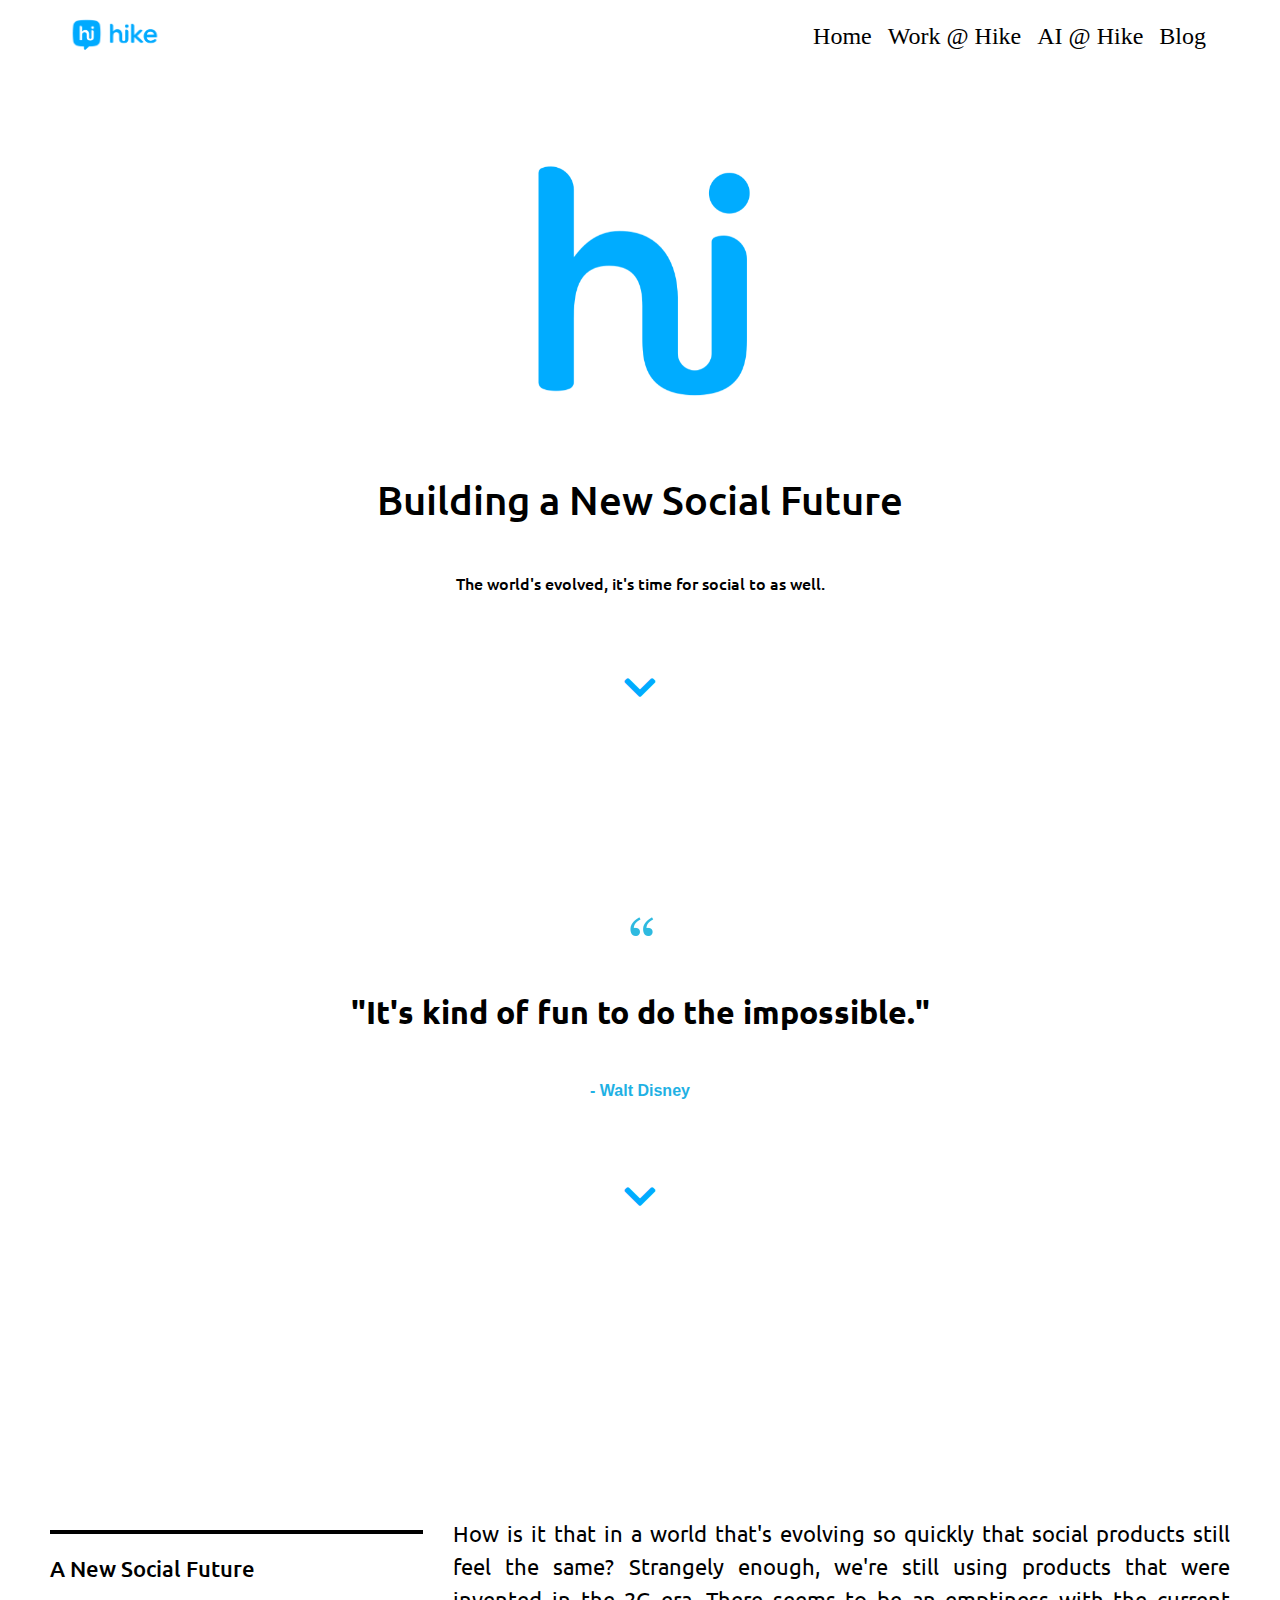
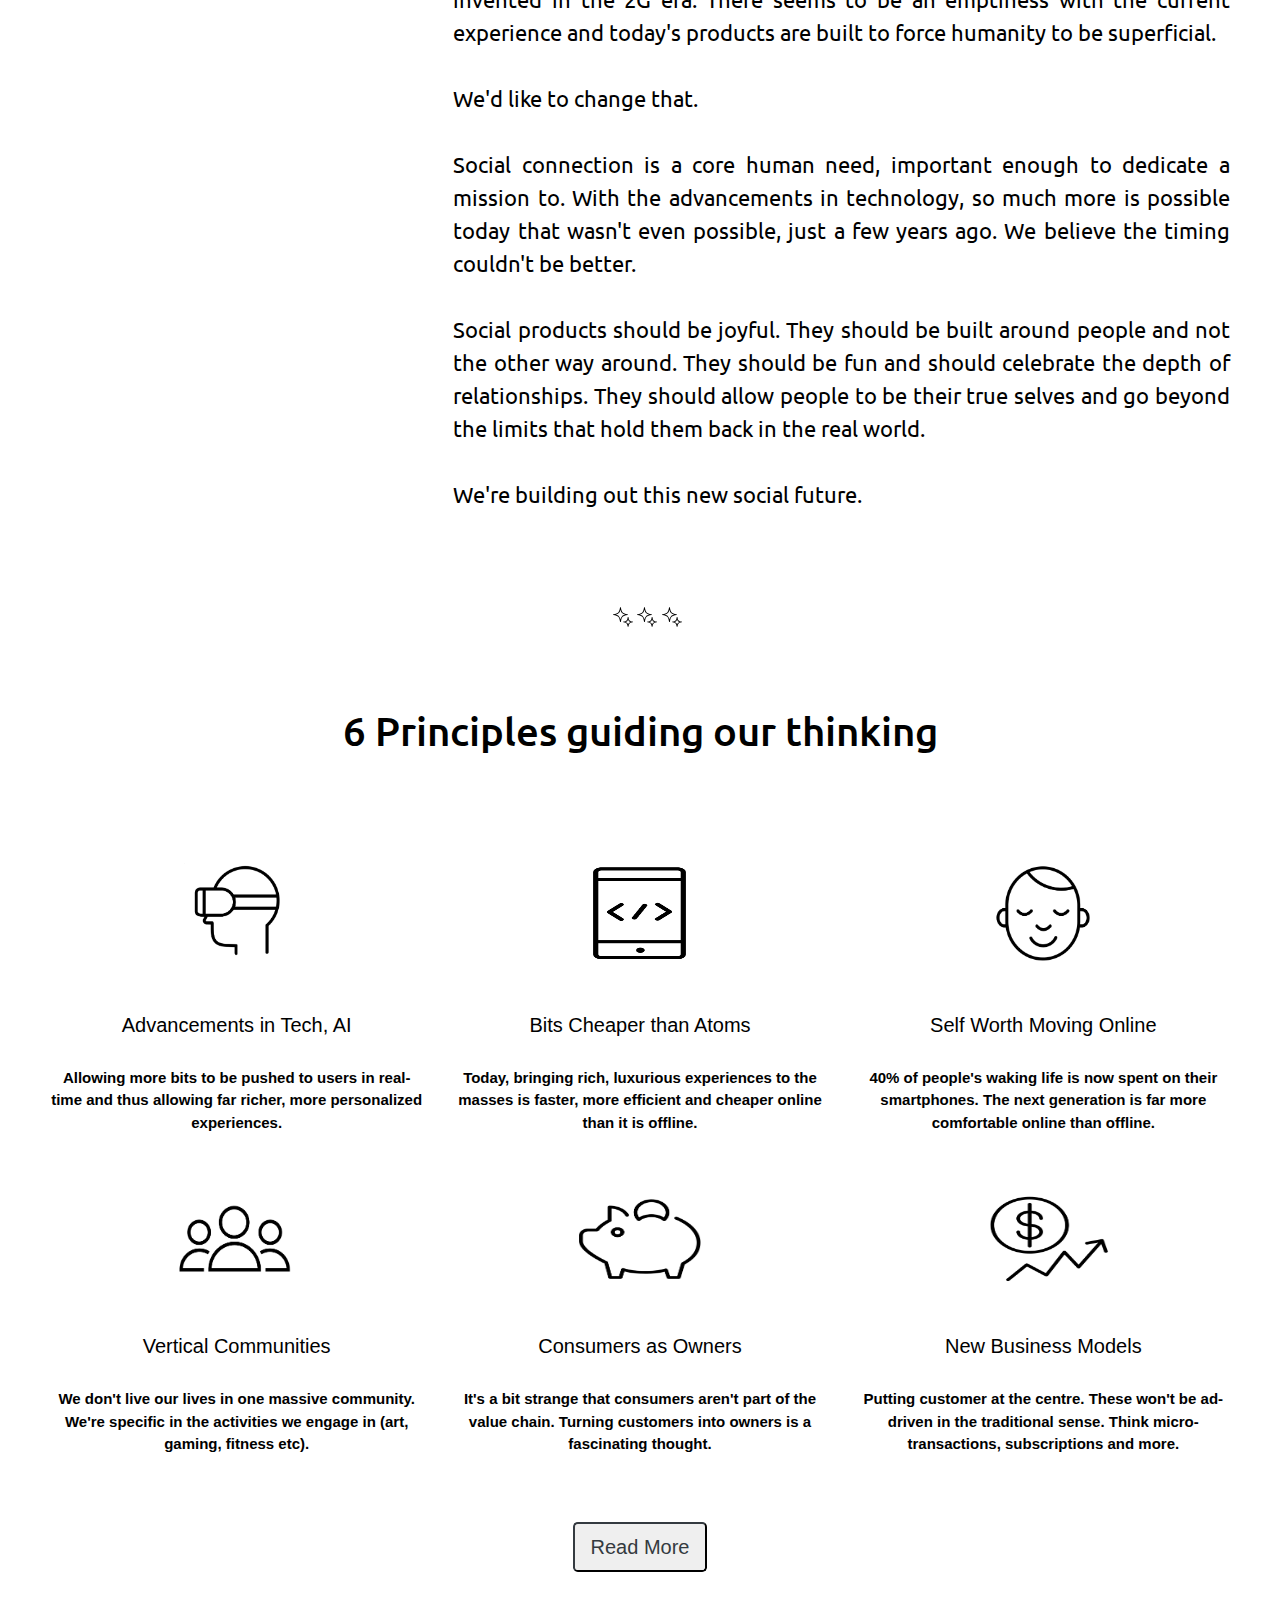
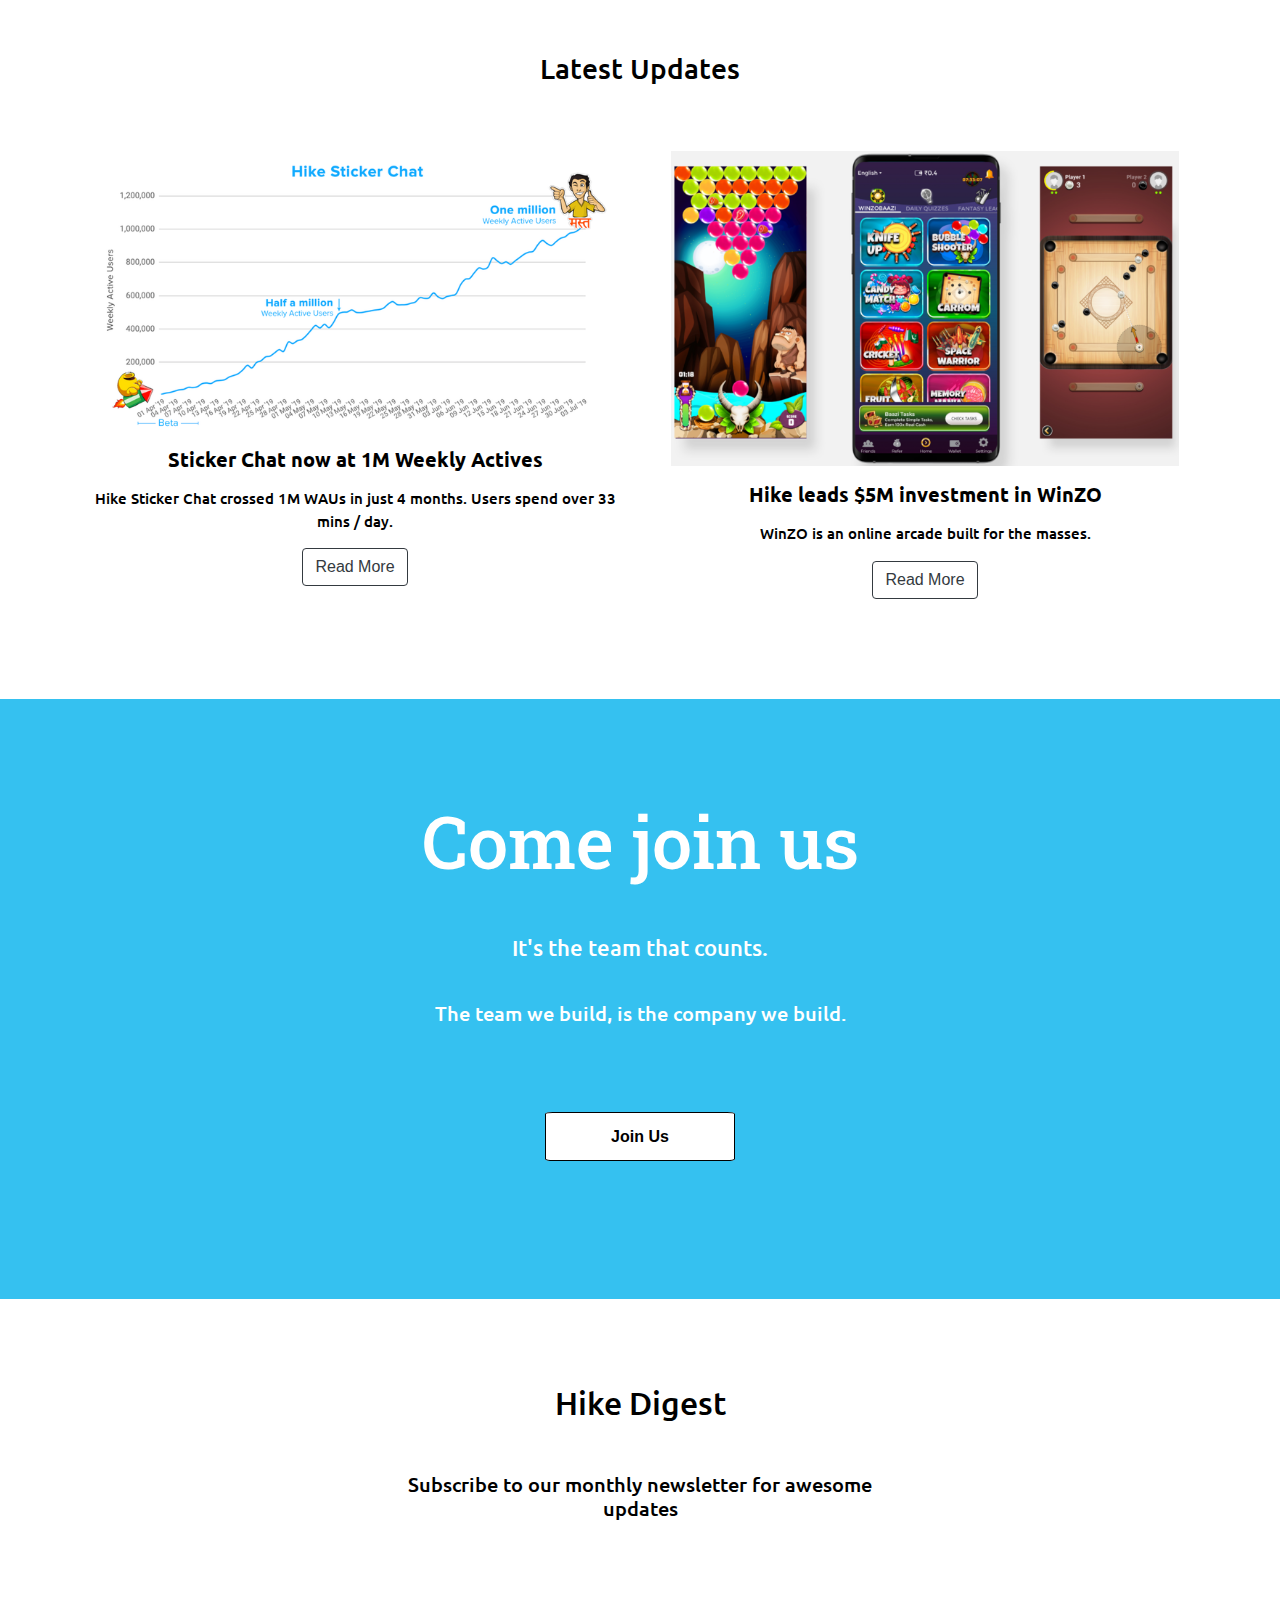
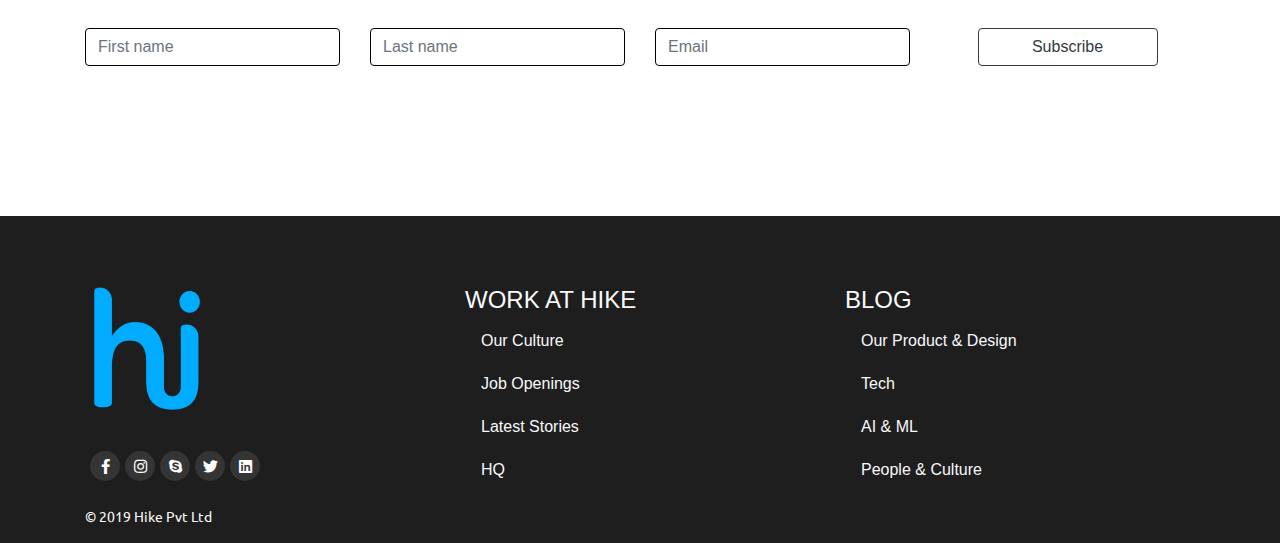
<file: index.html>
<!DOCTYPE html>
<html>

<head>
    <meta charset="UTF-8">
    <meta name="viewport" content="width=device-width, initial-scale=1.0">
    <title>Hike</title>
    <link rel="icon" href="img/hike1.png">
    <link rel="stylesheet" href="css/bootstrap.min.css">
    <link rel="stylesheet" href="fontawesome-free-5.11.2-web/css/all.min.css">
    <link rel="stylesheet" href="css/style.css">
    <link href="https://fonts.googleapis.com/css?family=Ubuntu&display=swap" rel="stylesheet">
    <link href="https://fonts.googleapis.com/css?family=Roboto+Slab&display=swap" rel="stylesheet">

</head>

<body>
    <div class="container-fulid">
        <!--------------------------------------------------------------------------------------------------------
                                                         Header Start
        -------------------------------------------------------------------------------------------------------->
        <div class="header">
            <nav class="navbar navbar-expand-sm ">
                <a href="index.html" class="navbar-brand">
                    <img src="img/nav-icon.png">
                </a>

                <button class="navbar-toggler" data-toggle="collapse" data-target="#myNav" style="
                    border: 1px solid black;">
                    <span><img src="img/icon/toggler.png" style="height: 35px; width: 25px; border: none;"></span>
                </button>

                <div class="collapse navbar-collapse" id="myNav">
                    <ul class="nav navbar-nav ml-auto">
                        <li><a class="nav-link" href="index.html">Home</a></li>
                        <li><a class="nav-link" href="work.html">Work @ Hike</a></li>
                        <li><a class="nav-link" href="hike.html">AI @ Hike</a></li>
                        <li><a class="nav-link" href="blog.html">Blog</a></li>
                    </ul>
                </div>
            </nav>
            <div class="header-body">
                <div class="header-img col-12">
                    <center><img src="img/hike.png"></center>
                </div>
                <div class="header-text">
                    <h1 class="text-center">Building a New Social Future</h1>
                    <h6 class="text-center">The world's evolved, it's time for social to as well.</h6>
                </div>
            </div>
        </div>

        <div class="col-md-12 text-center">
            <a href="#word"><i class="fa down-arrow fa-chevron-down" style="font-size:36px"></i></a>
        </div>

        <div class="word text-center" id="word">
            <img src="img/word.png">
            <h2>"It's kind of fun to do the impossible."</h2>
            <h6>- Walt Disney</h6>
        </div>

        <div class="col-md-12 text-center">
            <a href="#future"><i class="fa down-arrow fa-chevron-down" style="font-size:36px"></i></a>
        </div>
        <!--------------------------------------------------------------------------------------------------------
                                                         Future Start
        -------------------------------------------------------------------------------------------------------->
        <div class="future" id="future">
            <div class="row">
                <div class="f-left col-md-4">
                    <span></span>
                    <h5>A New Social Future</h5>
                </div>

                <div class=" f-right col-md-8">
                    <p>How is it that in a world that's evolving so quickly that social products still feel the same? Strangely enough, we're still using products that were invented in the 2G era. There seems to be an emptiness with the current experience
                        and today's products are built to force humanity to be superficial.<br><br> We'd like to change that.<br><br> Social connection is a core human need, important enough to dedicate a mission to. With the advancements in technology,
                        so much more is possible today that wasn't even possible, just a few years ago. We believe the timing couldn't be better.<br><br> Social products should be joyful. They should be built around people and not the other way around.
                        They should be fun and should celebrate the depth of relationships. They should allow people to be their true selves and go beyond the limits that hold them back in the real world.<br><br> We're building out this new social future.</p>
                    <div class="image col-md-6 text-center">
                        <img src="img/icon/star.svg">
                        <img src="img/icon/star.svg">
                        <img src="img/icon/star.svg">
                    </div>
                </div>
            </div>
        </div>

        <!--------------------------------------------------------------------------------------------------------
                                                         6 Principle Start
        -------------------------------------------------------------------------------------------------------->
        <div class="content-img col-md-12">
            <h2 class="text-center">6 Principles guiding our thinking</h2>
        </div>

        <div class="row">
            <div class="col-md-4">
                <div class="c-left  text-center">
                    <img src="img/icon/1.PNG">
                    <h5>Advancements in Tech, AI</h5>
                    <p>Allowing more bits to be pushed to users in real-time and thus allowing far richer, more personalized experiences.</p>
                </div>
                <div class="c-left second text-center">
                    <img src="img/icon/4.PNG">
                    <h5>Vertical Communities</h5>
                    <p>We don't live our lives in one massive community. We're specific in the activities we engage in (art, gaming, fitness etc).</p>
                </div>
            </div>

            <div class="col-md-4">
                <div class="c-left  text-center">
                    <img src="img/icon/2.PNG">
                    <h5>Bits Cheaper than Atoms</h5>
                    <p>Today, bringing rich, luxurious experiences to the masses is faster, more efficient and cheaper online than it is offline.</p>
                </div>
                <div class="c-left second text-center">
                    <img src="img/icon/5.PNG">
                    <h5>Consumers as Owners</h5>
                    <p>It's a bit strange that consumers aren't part of the value chain. Turning customers into owners is a fascinating thought.</p>
                </div>

            </div>


            <div class="col-md-4">
                <div class="c-left  text-center">
                    <img src="img/icon/3.PNG">
                    <h5>Self Worth Moving Online</h5>
                    <p>40% of people's waking life is now spent on their smartphones. The next generation is far more comfortable online than offline.</p>
                </div>
                <div class="c-left second text-center">
                    <img src="img/icon/6.PNG">
                    <h5>New Business Models</h5>
                    <p>Putting customer at the centre. These won't be ad-driven in the traditional sense. Think micro-transactions, subscriptions and more.</p>
                </div>
            </div>
        </div>

        <div class=" button text-center">
            <button class="btn-lg btn-outline-dark">Read More</button>
        </div>


        <div class="update col-md-12 text-center">
            <h3 class="text-center">Latest Updates</h3>
        </div>
    </div>

    <!--------------------------------------------------------------------------------------------------------
                                                         Latest Updates Start
    -------------------------------------------------------------------------------------------------------->
    <div class="container">
        <div class="row">
            <div class="col-md-6">
                <div class="left-upadet">
                    <a class="nav-link" href="https://twitter.com/kavinbm/status/1146355633370750976?s=20" target="_blank"><img src="img/tild3134-3366-4439-b135-666438663835__Screenshot_2019-08-2.png"></a>
                    <a class="nav-link" href="https://twitter.com/kavinbm/status/1146355633370750976?s=20" target="_blank">
                        <h5 class="text-center">Sticker Chat now at 1M Weekly Actives</h5>
                    </a>
                    <p class="text-center">Hike Sticker Chat crossed 1M WAUs in just 4 months. Users spend over 33 mins / day.</p>
                    <div class="text-center"><a class="btn btn-outline-dark" role="button" href="https://twitter.com/kavinbm/status/1146355633370750976?s=20" target="_blank">Read More</a></div>
                </div>
            </div>

            <div class="col-md-6">
                <div class="left-upadet">
                    <a class="nav-link" href="https://blog.hike.in/unbundling-hike-4e2916d6cb32" target="_blank"><img src="img/tild6464-3735-4439-a366-343164636239__1_0OeGKe3oFKnTZVM_9c.png"></a>
                    <a class="nav-link" href="https://blog.hike.in/unbundling-hike-4e2916d6cb32" target="_blank">
                        <h5 class="text-center">Hike leads $5M investment in WinZO</h5>
                    </a>
                    <p class="text-center">WinZO is an online arcade built for the masses.</p>
                    <div class="text-center"><a class="btn btn-outline-dark" role="button" href="https://blog.hike.in/unbundling-hike-4e2916d6cb32" target="_blank">Read More</a></div>
                </div>
            </div>
        </div>
    </div>

    <!--------------------------------------------------------------------------------------------------------
                                                         Join Start
    -------------------------------------------------------------------------------------------------------->

    <div class="col-md-12">
        <div class="join text-center">
            <h1>Come join us</h1>
            <h4>It's the team that counts.</h4>
            <h5>The team we build, is the company we build.</h5>
            <a href="work.html">Join Us</a>
        </div>
    </div>
    <!--------------------------------------------------------------------------------------------------------
                                                         Hike Digest Start
    -------------------------------------------------------------------------------------------------------->
    <div class="container">
        <div class="row">
            <div class="col-md-12 digest text-center">
                <h2>Hike Digest</h2>
                <h5>Subscribe to our monthly newsletter for awesome<br> updates</h5>
            </div>
        </div>
    </div>

    <form style="margin-top: 100px;">
        <div class="container">
            <div class="form row">
                <div class="col-md-3">
                    <input type="text" class="form-control" placeholder="First name" style="border: 1px solid black;" id="firstName">
                    <td><span style="color:red; font-size: 17px;" id="firstNameError"></span></td>
                </div>

                <div class="col-md-3">
                    <input type="text" class="form-control" placeholder="Last name" style="border: 1px solid black;" id="lastName">
                    <td><span style="color:red; font-size: 17px;" id="lastNameError"></span></td>
                </div>

                <div class="col-md-3">
                    <input type="text" class="form-control" placeholder="Email" style="border: 1px solid black;" id="emailAddress">
                    <td><span style="color:red; font-size: 17px;" id="emailAddressError"></span></td>
                </div>

                <div class="col-md-3 text-center">
                    <a href="index.html"><button class="btn btn-outline-dark Subscribe" style="width: 180px;">Subscribe</button></a>
                </div>

            </div>
        </div>

    </form>

    <!--------------------------------------------------------------------------------------------------------
                                                         Up Scroll Button
    -------------------------------------------------------------------------------------------------------->

    <button id="back-to-top-btn"><i class="fa fa-angle-double-up"></i></button>

    <!--------------------------------------------------------------------------------------------------------
                                                         Footer Start
    -------------------------------------------------------------------------------------------------------->
    <div class="footer" id="foot">
        <div class="container">
            <div class="row">
                <div class="left col-lg-4 col-md-6 col-sm-6">
                    <img src="img/hike.png">

                    <div class="social">
                        <li><a href="https://www.facebook.com/atikrpi27" target="_blank"><i class="fab fa-facebook-f"></i></a></li>

                        <li><a href="https://www.instagram.com/atik.rpi27/" target="_blank"><i class="fab fa-instagram"></i></a></li>

                        <li><a href="https://www.skype.com/en/atikrpi27" target="_blank"><i class="fab fa-skype"></i></a></li>

                        <li><a href="https://twitter.com/atik_rpi27" target="_blank"><i class="fab fa-twitter"></i></a></li>

                        <li><a href="https://www.linkedin.com/in/atikrpi27/" target="_blank"><i class="fab fa-linkedin"></i></a></li>

                    </div>

                    <p class="text-light">© 2019 Hike Pvt Ltd</p>
                </div>

                <div class="middle col-lg-4 col-md-6 col-sm-6">
                    <div class="all-link">
                        <h4 class="text-light">WORK AT HIKE</h4>
                        <a href="" class="nav-link">
                            <h6 class="text-light">Our Culture</h6>
                        </a>
                        <a href="" class="nav-link">
                            <h6 class="text-light">Job Openings</h6>
                        </a>
                        <a href="" class="nav-link">
                            <h6 class="text-light">Latest Stories</h6>
                        </a>
                        <a href="" class="nav-link">
                            <h6 class="text-light">HQ</h6>
                        </a>
                    </div>
                </div>

                <div class="right col-lg-4 col-md-6 col-sm-6">
                    <div class="all-link">
                        <h4 class="text-light">BLOG</h4>
                        <a href="" class="nav-link">
                            <h6 class="text-light">Our Product & Design</h6>
                        </a>
                        <a href="" class="nav-link">
                            <h6 class="text-light">Tech</h6>
                        </a>
                        <a href="" class="nav-link">
                            <h6 class="text-light">AI & ML</h6>
                        </a>
                        <a href="" class="nav-link">
                            <h6 class="text-light">People & Culture</h6>
                        </a>
                    </div>
                </div>
            </div>
        </div>
    </div>

    <script src="js/jquery-3.4.1.min.js"></script>
    <script src="js/script.js"></script>
    <script src="js/bootstrap.min.js"></script>
</body>

</html>
</file>
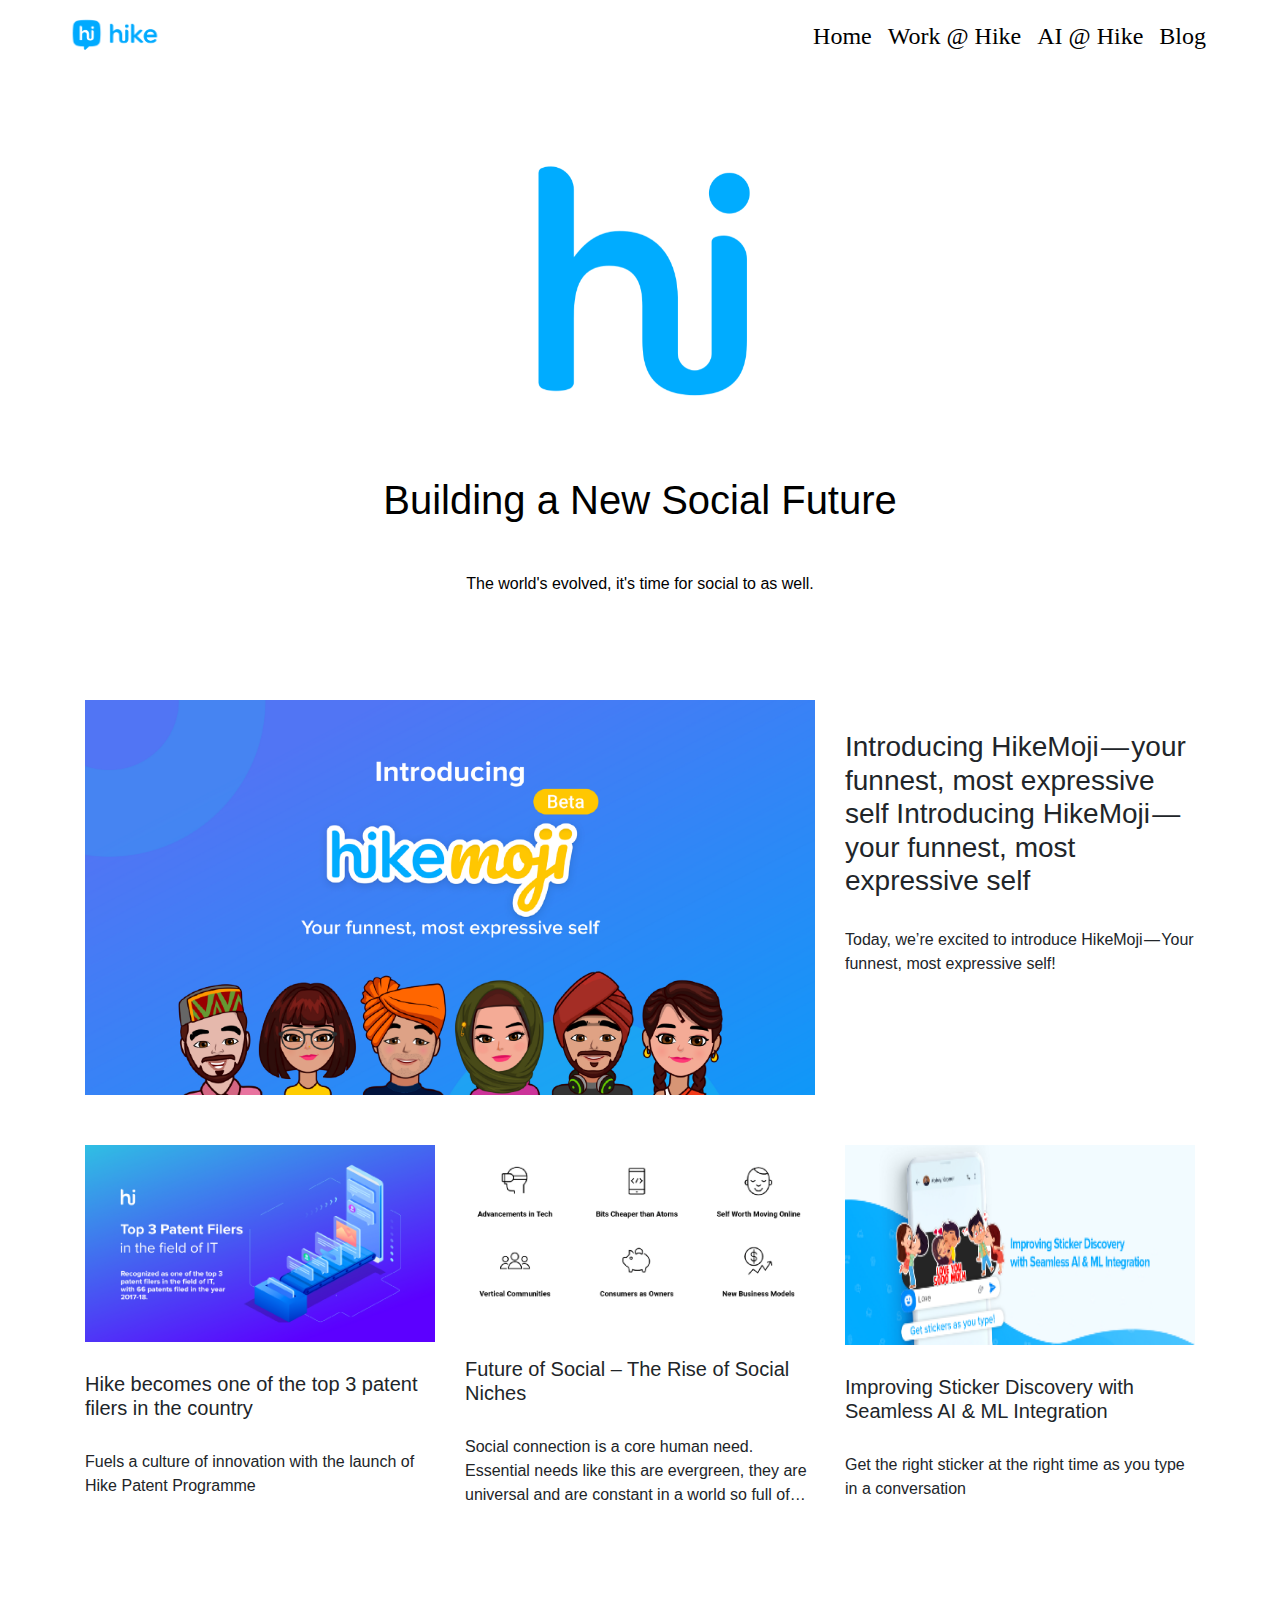
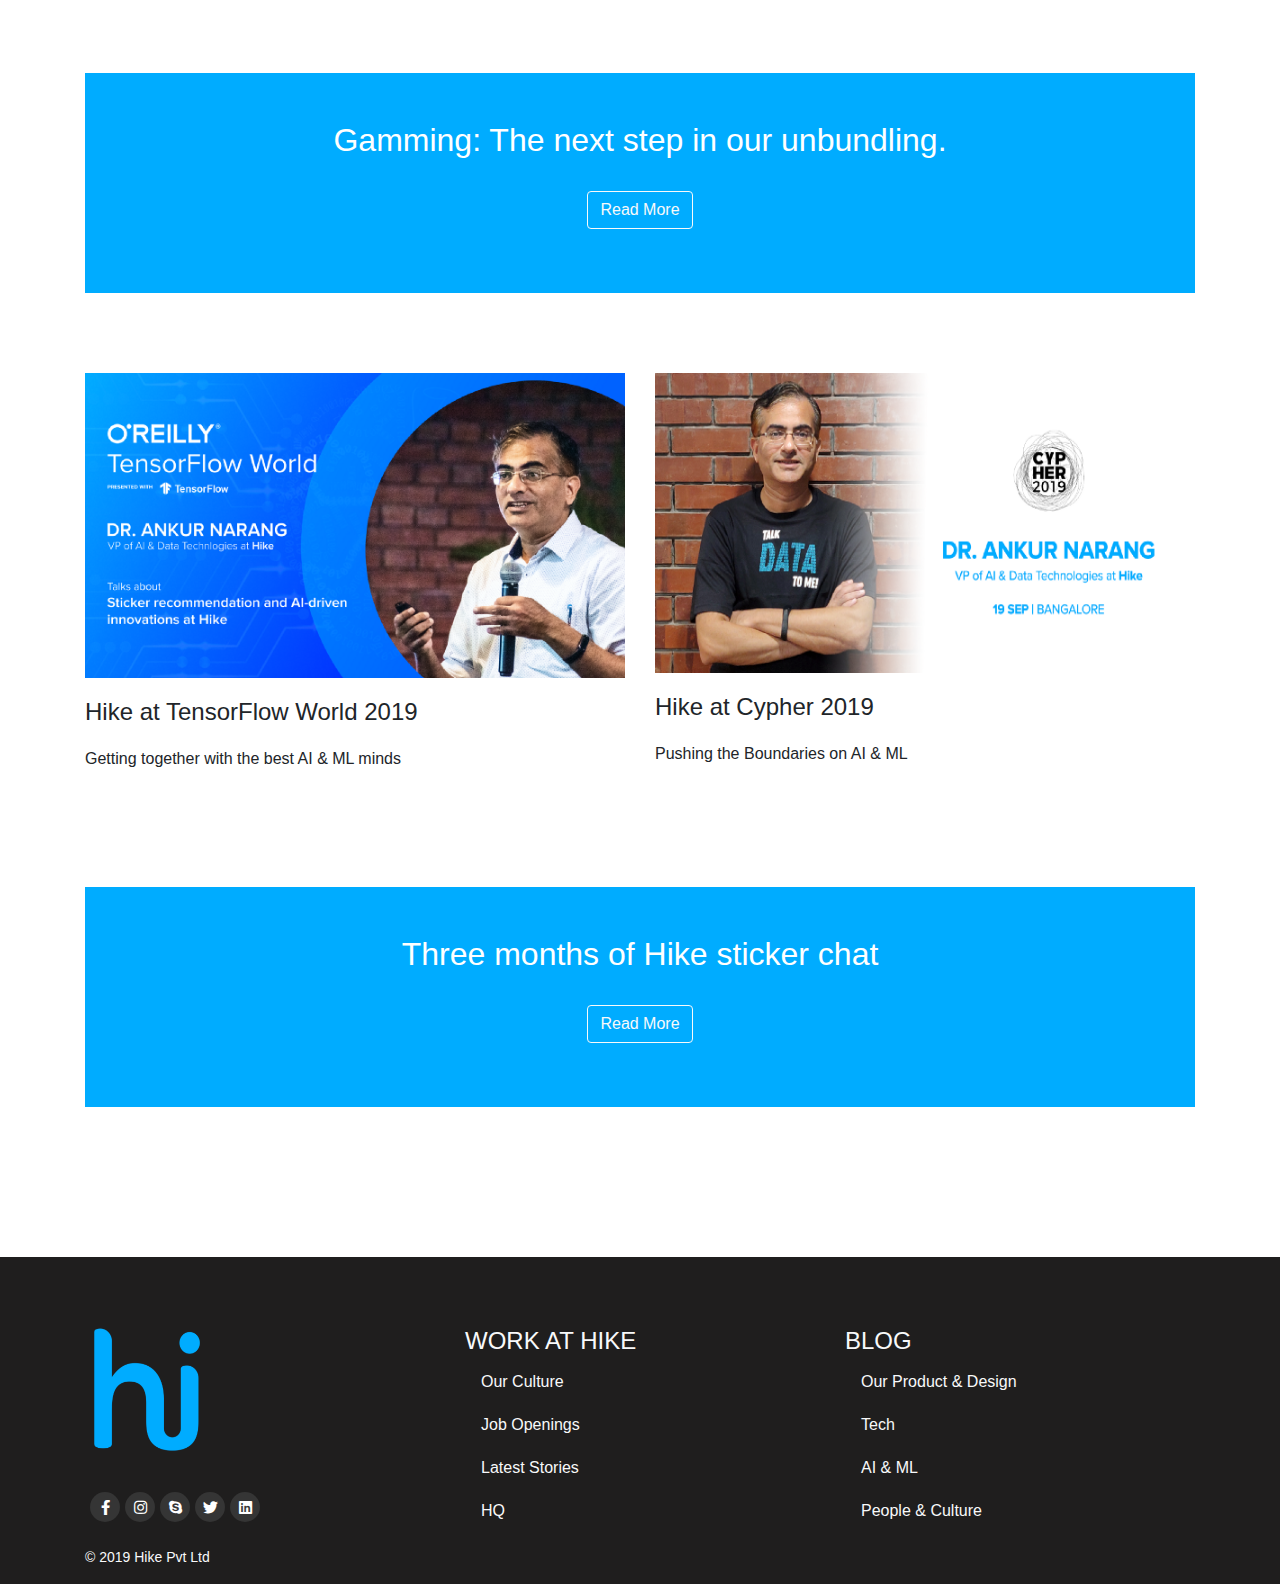
<file: blog.html>
<!DOCTYPE html>
<html lang="en">

<head>
    <meta charset="UTF-8" />
    <meta name="viewport" content="width=device-width, initial-scale=1.0" />
    <title>Work</title>
    <link rel="icon" href="img/hike1.png" />
    <link rel="stylesheet" href="css/bootstrap.min.css" />
    <link rel="stylesheet" href="fontawesome-free-5.11.2-web/css/all.min.css" />
    <link rel="stylesheet" href="css/style.css" />
</head>

<body>
    <div class="container-fulid">
        <!--------------------------------------------------------------------------------------------------------
                                                         Header Start
        -------------------------------------------------------------------------------------------------------->
        <div class="header">
            <!--------------------------------------------------------------------------------------------------------
                                                         Footer Start
            -------------------------------------------------------------------------------------------------------->
            <nav class="navbar navbar-expand-sm">
                <a href="index.html" class="navbar-brand">
                    <img src="img/nav-icon.png" />
                </a>

                <button class="navbar-toggler" data-toggle="collapse" data-target="#myNav" style="border: 1px solid black">
            <span><img src="img/icon/toggler.png" style="height: 35px; width: 25px; border: none" /></span>
          </button>

                <div class="collapse navbar-collapse" id="myNav">
                    <ul class="nav navbar-nav ml-auto">
                        <li><a class="nav-link" href="index.html">Home</a></li>
                        <li><a class="nav-link" href="work.html">Work @ Hike</a></li>
                        <li><a class="nav-link" href="hike.html">AI @ Hike</a></li>
                        <li><a class="nav-link" href="blog.html">Blog</a></li>
                    </ul>
                </div>
            </nav>
            <div class="header-body">
                <div class="header-img col-12">
                    <center><img src="img/hike.png" /></center>
                </div>
                <div class="header-text">
                    <h1 class="text-center">Building a New Social Future</h1>
                    <h6 class="text-center">The world's evolved, it's time for social to as well.</h6>
                </div>
            </div>
        </div>

        <!--------------------------------------------------------------------------------------------------------
                                                         Introducing HikeMoji Start
        -------------------------------------------------------------------------------------------------------->
        <div class="into">
            <div class="container">
                <div class="row">
                    <div class="col-md-8">
                        <div class="into-one">
                            <img src="img/blog/1_eV9NGtfbComPgb9IfjI6lA.png" />
                        </div>
                    </div>
                    <div class="col-md-4 into-one">
                        <h3>
                            Introducing HikeMoji — your funnest, most expressive self Introducing HikeMoji — your funnest, most expressive self
                        </h3>
                        <p>Today, we’re excited to introduce HikeMoji — Your funnest, most expressive self!</p>
                    </div>
                </div>
                <div class="row">
                    <div class="col-md-4 into-one">
                        <img src="img/blog/1_fg3txBC40YyxCjzNfjHLJA.png" />
                        <h5>Hike becomes one of the top 3 patent filers in the country</h5>
                        <p>Fuels a culture of innovation with the launch of Hike Patent Programme</p>
                    </div>
                    <div class="col-md-4 into-one">
                        <img src="img/blog/1_TfzJCY50eZUTFQiC_M1LMQ.png" />
                        <h5>Future of Social – The Rise of Social Niches</h5>
                        <p>
                            Social connection is a core human need. Essential needs like this are evergreen, they are universal and are constant in a world so full of…
                        </p>
                    </div>
                    <div class="col-md-4 into-one">
                        <img src="img/blog/1_uIkNBJnw0S4Xw2nBa8SN_A.png" style="height: 200px" />
                        <h5>Improving Sticker Discovery with Seamless AI & ML Integration</h5>
                        <p>Get the right sticker at the right time as you type in a conversation</p>
                    </div>
                </div>
            </div>
        </div>

        <!--------------------------------------------------------------------------------------------------------
                                                         Gammimg Start
        -------------------------------------------------------------------------------------------------------->
        <div class="container">
            <div class="gamming">
                <div class="col-md-12 text-center">
                    <br /><br />
                    <h2>Gamming: The next step in our unbundling.</h2>
                    <br />
                    <a href="https://twitter.com/kavinbm/status/1153550601742999553"><button class="btn btn-outline-light">Read More</button></a>
                </div>
            </div>

            <div class="g-intro">
                <div class="row">
                    <div class="col-md-6">
                        <img src="img/blog/1_du9_6c1urfkja3u5GCTDhA.png" />
                        <h4>Hike at TensorFlow World 2019</h4>
                        <p>Getting together with the best AI & ML minds</p>
                    </div>
                    <div class="col-md-6">
                        <img src="img/blog/1_3UwdG6NKbm6EO3SEO7OpbA.png" style="height: 300px" />
                        <h4>Hike at Cypher 2019</h4>
                        <p>Pushing the Boundaries on AI & ML</p>
                    </div>
                </div>
            </div>
            <div class="gamming">
                <div class="col-md-12 text-center">
                    <br /><br />
                    <h2>Three months of Hike sticker chat</h2>
                    <br />
                    <a href="https://twitter.com/kavinbm/status/1146355633370750976"><button class="btn btn-outline-light">Read More</button></a>
                </div>
            </div>
        </div>
    </div>

    <!--------------------------------------------------------------------------------------------------------
                                                         Footer Start
    -------------------------------------------------------------------------------------------------------->

    <button id="back-to-top-btn"><i class="fa fa-angle-double-up"></i></button>

    <div class="footer" id="foot">
        <div class="container">
            <div class="row">
                <div class="left col-lg-4 col-md-6 col-sm-6">
                    <img src="img/hike.png" />

                    <div class="social">
                        <li>
                            <a href="https://www.facebook.com/atikrpi27" target="_blank"><i class="fab fa-facebook-f"></i></a>
                        </li>

                        <li>
                            <a href="https://www.instagram.com/atik.rpi27/" target="_blank"><i class="fab fa-instagram"></i></a>
                        </li>

                        <li>
                            <a href="https://www.skype.com/en/atikrpi27" target="_blank"><i class="fab fa-skype"></i></a>
                        </li>

                        <li>
                            <a href="https://twitter.com/atik_rpi27" target="_blank"><i class="fab fa-twitter"></i></a>
                        </li>

                        <li>
                            <a href="https://www.linkedin.com/in/atikrpi27/" target="_blank"><i class="fab fa-linkedin"></i></a>
                        </li>
                    </div>

                    <p class="text-light">© 2019 Hike Pvt Ltd</p>
                </div>

                <div class="middle col-lg-4 col-md-6 col-sm-6">
                    <div class="all-link">
                        <h4 class="text-light">WORK AT HIKE</h4>
                        <a href="" class="nav-link">
                            <h6 class="text-light">Our Culture</h6>
                        </a>
                        <a href="" class="nav-link">
                            <h6 class="text-light">Job Openings</h6>
                        </a>
                        <a href="" class="nav-link">
                            <h6 class="text-light">Latest Stories</h6>
                        </a>
                        <a href="" class="nav-link">
                            <h6 class="text-light">HQ</h6>
                        </a>
                    </div>
                </div>

                <div class="right col-lg-4 col-md-6 col-sm-6">
                    <div class="all-link">
                        <h4 class="text-light">BLOG</h4>
                        <a href="" class="nav-link">
                            <h6 class="text-light">Our Product & Design</h6>
                        </a>
                        <a href="" class="nav-link">
                            <h6 class="text-light">Tech</h6>
                        </a>
                        <a href="" class="nav-link">
                            <h6 class="text-light">AI & ML</h6>
                        </a>
                        <a href="" class="nav-link">
                            <h6 class="text-light">People & Culture</h6>
                        </a>
                    </div>
                </div>
            </div>
        </div>
    </div>

    <script src="js/jquery-3.4.1.min.js"></script>
    <script src="js/script.js"></script>
    <script src="js/bootstrap.min.js"></script>
</body>

</html>
</file>
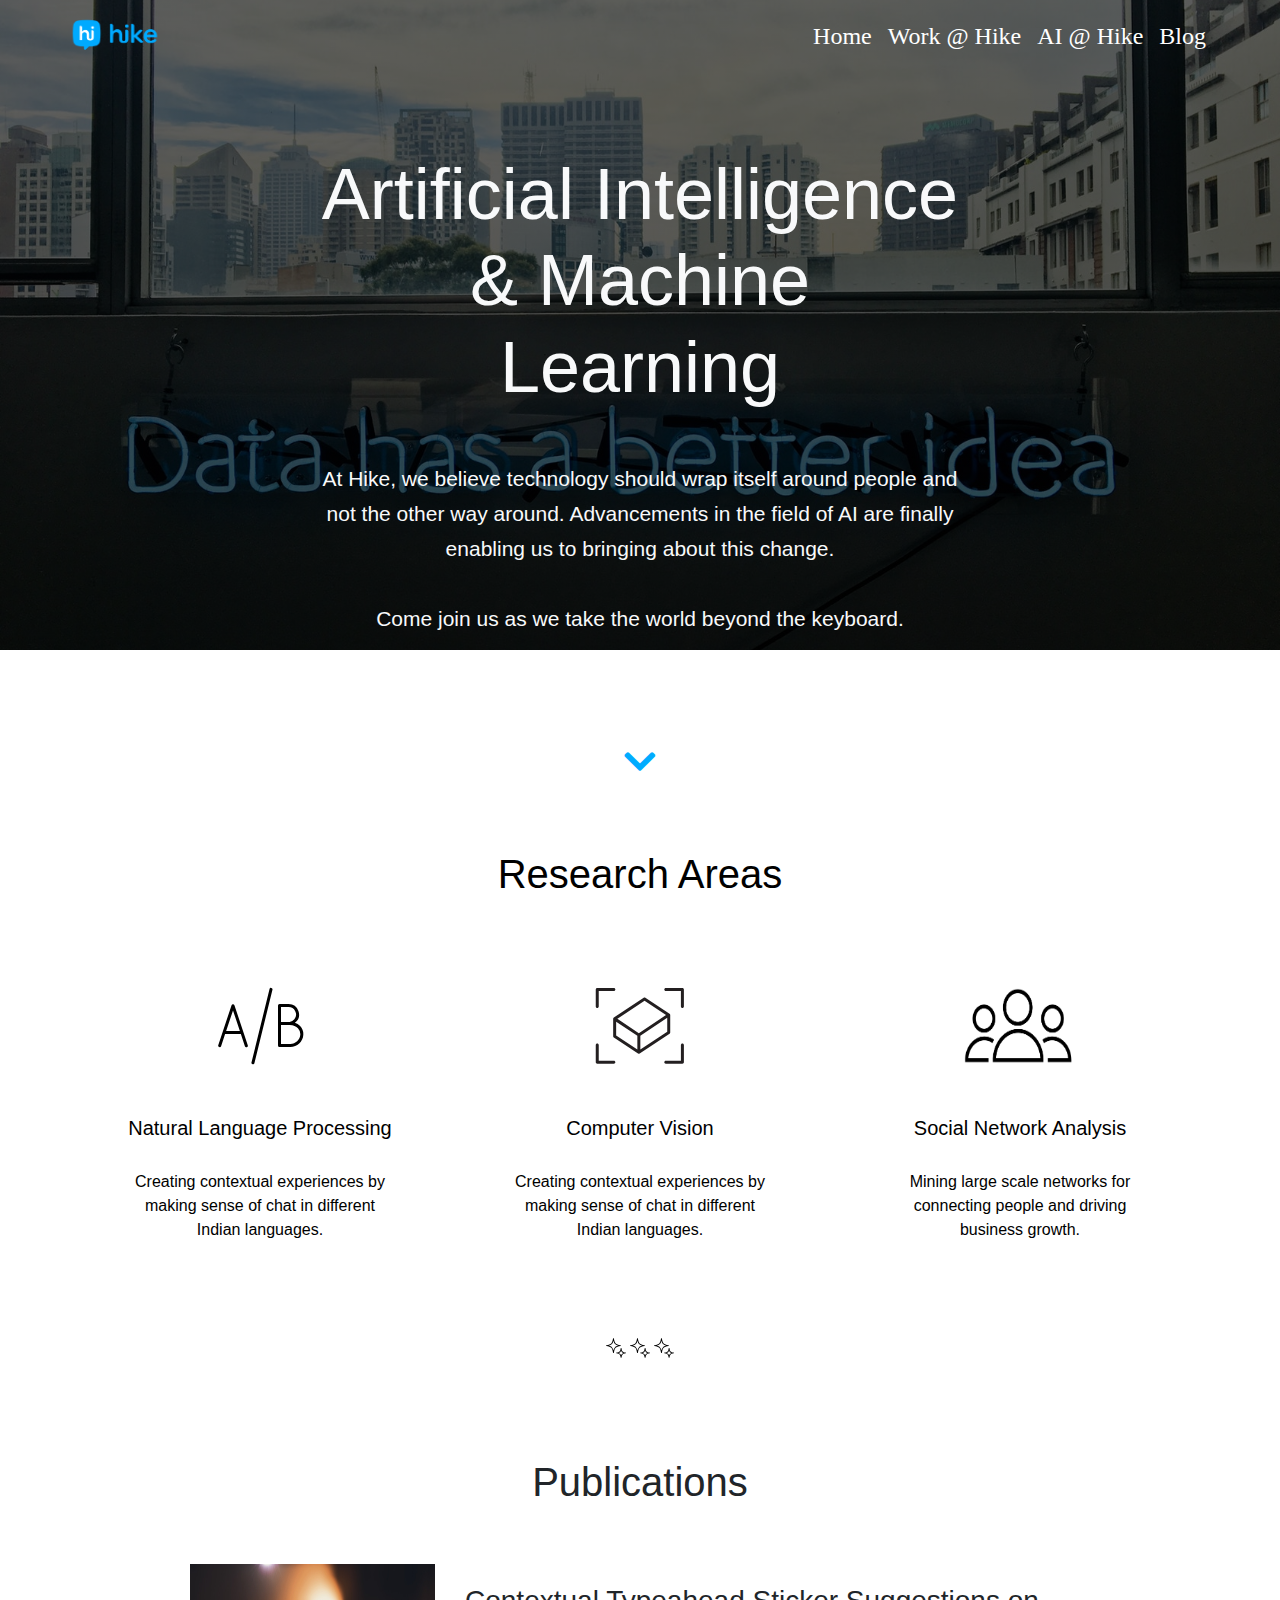
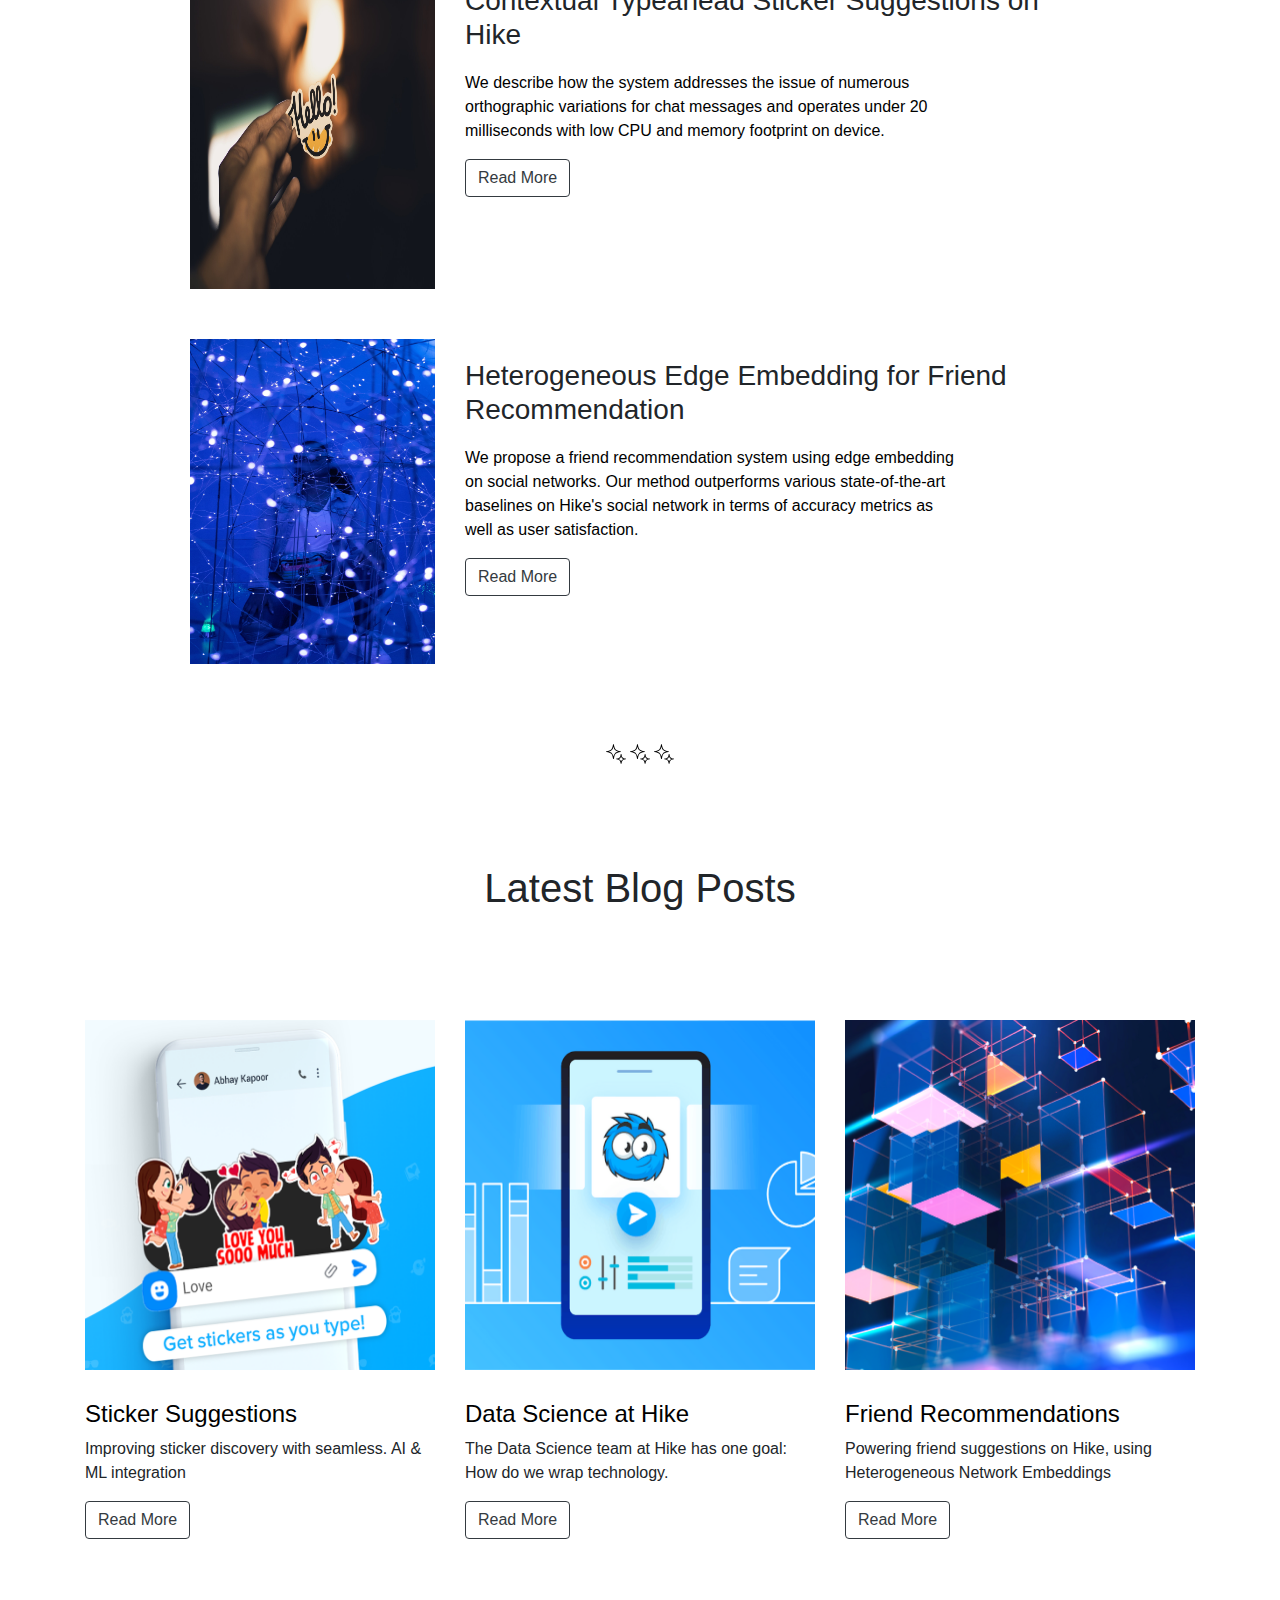
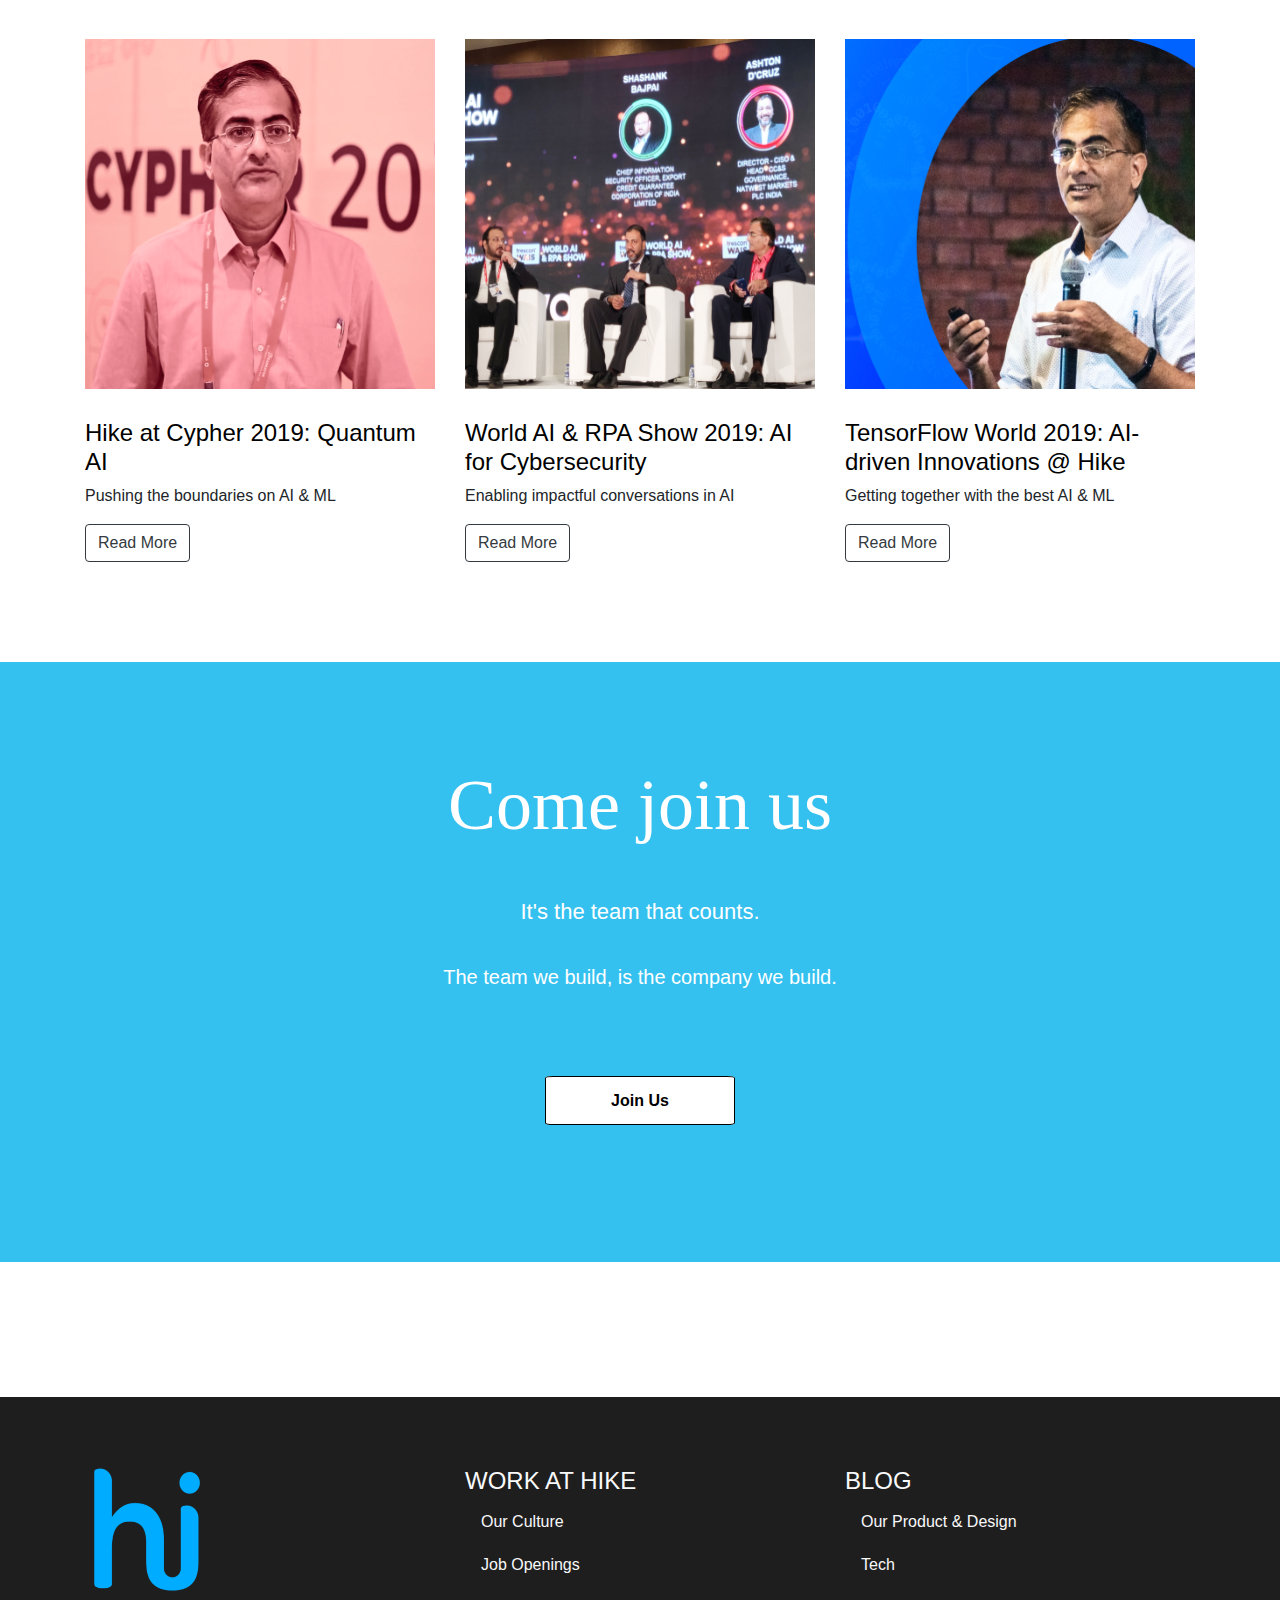
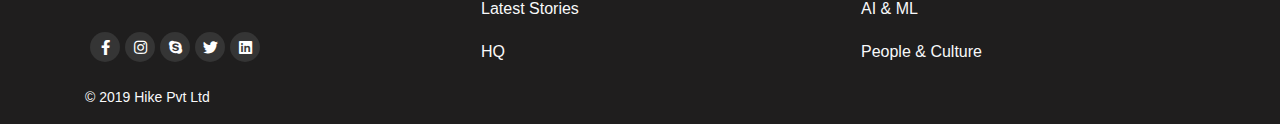
<file: hike.html>
<!DOCTYPE html>
<html lang="en">

<head>
    <meta charset="UTF-8">
    <meta name="viewport" content="width=device-width, initial-scale=1.0">
    <title>AI @ Hike</title>
    <link rel="icon" href="img/hike1.png">
    <link rel="stylesheet" href="css/bootstrap.min.css">
    <link rel="stylesheet" href="fontawesome-free-5.11.2-web/css/all.min.css">
    <link rel="stylesheet" href="css/style.css">
</head>

<body>
    <div class="h-header">
        <!--------------------------------------------------------------------------------------------------------
                                                         Header Start
        -------------------------------------------------------------------------------------------------------->
        <div class="container-fulid">
            <!--------------------------------------------------------------------------------------------------------
                                                         Navbar Start
            -------------------------------------------------------------------------------------------------------->
            <nav class="navbar navbar-expand-sm nav-color ">
                <a href="index.html" class="navbar-brand">
                    <img src="img/nav-icon.png">
                </a>

                <button class="navbar-toggler" data-toggle="collapse" data-target="#myNav" style="
                            border: 1px solid black;">
                            <span><img src="img/icon/toggler.png" style="height: 35px; width: 25px; border: none;"></span>
                        </button>

                <div class="collapse navbar-collapse" id="myNav">
                    <ul class="nav navbar-nav ml-auto text-light">
                        <li><a class="nav-link" href="index.html">Home</a></li>
                        <li><a class="nav-link" href="work.html">Work @ Hike</a></li>
                        <li><a class="nav-link" href="hike.html">AI @ Hike</a></li>
                        <li><a class="nav-link" href="blog.html">Blog</a></li>
                    </ul>
                </div>
            </nav>

            <div class="h-header-content col-lg-12 col-md-12 col-sm-12 text-center text-light">
                <h1 class="col-lg-12 col-md-12 col-sm-12">Artificial Intelligence & Machine Learning</h1>

                <h5 class="col-lg-12 col-md-12 col-sm-12">At Hike, we believe technology should wrap itself around people and not the other way around. Advancements in the field of AI are finally enabling us to bringing about this change.<br><br> Come join us as we take the world beyond the keyboard.</h5>

                <div class="col-lg-12 col-md-12 col-sm-12 text-center">
                    <a href="#research"><i class="fa w-down-arrow fa-chevron-down" style="font-size:36px"></i></a>
                </div>
            </div>
        </div>
    </div>

    <!--------------------------------------------------------------------------------------------------------
                                                         Research Start
    -------------------------------------------------------------------------------------------------------->
    <div class="container">
        <div class="research" id="research">
            <h1 class="text-center">Research Areas</h1>
            <div class="row">
                <div class="col-md-4">
                    <div class="h-one text-center">
                        <img src="img/hike/ab.svg">
                        <h5>Natural Language Processing</h5>
                        <p>Creating contextual experiences by making sense of chat in different Indian languages.</p>
                    </div>
                </div>
                <div class="col-md-4">
                    <div class="h-one text-center">
                        <img src="img/hike/box.svg">
                        <h5>Computer Vision</h5>
                        <p>Creating contextual experiences by making sense of chat in different Indian languages.</p>
                    </div>
                </div>
                <div class="col-md-4">
                    <div class="h-one two text-center">
                        <img src="img/icon/4.PNG">
                        <h5>Social Network Analysis</h5>
                        <p>Mining large scale networks for connecting people and driving business growth.</p>
                    </div>
                </div>
            </div>
        </div>
        <div class="image col-md-12 text-center">
            <img src="img/icon/star.svg">
            <img src="img/icon/star.svg">
            <img src="img/icon/star.svg">
        </div>
    </div>

    <!--------------------------------------------------------------------------------------------------------
                                                         Publication Start
    -------------------------------------------------------------------------------------------------------->
    <div class="container">
        <div class="publication">
            <h1 class="text-center">Publications</h1>
            <div class="row">
                <div class="col-md-4 ">
                    <div class="h-publication ph-left text-right ">
                        <img src="img/hike/h.jpg">
                    </div>
                </div>
                <div class="ph-right col-md-8">
                    <h3>Contextual Typeahead Sticker Suggestions on Hike</h3>
                    <p>We describe how the system addresses the issue of numerous orthographic variations for chat messages and operates under 20 milliseconds with low CPU and memory footprint on device.</p>
                    <a href="https://www.ijcai.org/proceedings/2019/945" target="_blank"><button class="btn btn-outline-dark">Read More</button></a>
                </div>

                <div class="col-md-4 ">
                    <div class="h-publication ph-left text-right ">
                        <img src="img/hike/tild3762-3462-4561-b134-393362333535__brian-b1l8mk24x_k-un (1).jpg" target="_blank">
                    </div>
                </div>
                <div class="ph-right col-md-8">
                    <h3>Heterogeneous Edge Embedding for Friend Recommendation</h3>
                    <p>We propose a friend recommendation system using edge embedding on social networks. Our method outperforms various state-of-the-art baselines on Hike's social network in terms of accuracy metrics as well as user satisfaction.</p>
                    <a href="https://link.springer.com/chapter/10.1007%2F978-3-030-15719-7_22" target="_blank"><button class="btn btn-outline-dark">Read More</button></a>
                </div>
            </div>
        </div>
        <div class="image col-md-12 text-center">
            <img src="img/icon/star.svg">
            <img src="img/icon/star.svg">
            <img src="img/icon/star.svg">
        </div>
    </div>

    <!--------------------------------------------------------------------------------------------------------
                                                         Blog Post Start
    -------------------------------------------------------------------------------------------------------->
    <div class="container">
        <div class="post">
            <h1 class="text-center">Latest Blog Posts</h1>
            <div class="row">
                <div class="col-md-4">
                    <div class="h-post">
                        <a href="https://blog.hike.in/sticker-suggestion-on-hike-sticker-chat-c72911e04250" target="_blank"><img src="img/hike/1.png"></a>
                        <a href="https://blog.hike.in/sticker-suggestion-on-hike-sticker-chat-c72911e04250" target="_blank">
                            <h4>Sticker Suggestions</h4>
                        </a>
                        <p>Improving sticker discovery with seamless. AI & ML integration</p>
                        <a href="https://blog.hike.in/sticker-suggestion-on-hike-sticker-chat-c72911e04250" target="_blank"><button class="btn btn-outline-dark">Read More</button></a>
                    </div>
                    <div class="h-post">
                        <a href="https://blog.hike.in/hike-at-cypher-2019-978b59fa2f4d" target="_blank"><img src="img/hike/2.png"></a>
                        <a href="https://blog.hike.in/hike-at-cypher-2019-978b59fa2f4d" target="_blank">
                            <h4>Hike at Cypher 2019: Quantum AI</h4>
                        </a>
                        <p>Pushing the boundaries on AI & ML</p>
                        <a href="https://blog.hike.in/hike-at-cypher-2019-978b59fa2f4d" target="_blank"><button class="btn btn-outline-dark">Read More</button></a>
                    </div>
                </div>
                <div class="col-md-4">
                    <div class="h-post">
                        <a href="https://blog.hike.in/data-science-hike-nlp-vision-network-analysis-more-152bae47ad09" target="_blank"><img src="img/hike/3.png"></a>
                        <a href="https://blog.hike.in/data-science-hike-nlp-vision-network-analysis-more-152bae47ad09" target="_blank">
                            <h4>Data Science at Hike</h4>
                        </a>
                        <p>The Data Science team at Hike has one goal: How do we wrap technology.</p>
                        <a href="https://blog.hike.in/data-science-hike-nlp-vision-network-analysis-more-152bae47ad09" target="_blank"><button class="btn btn-outline-dark">Read More</button></a>
                    </div>
                    <div class="h-post">
                        <a href="https://blog.hike.in/hike-at-world-ai-show-2019-69f9208753f6" target="_blank"><img src="img/hike/4.png"></a>
                        <a href="https://blog.hike.in/hike-at-world-ai-show-2019-69f9208753f6" target="_blank">
                            <h4>World AI & RPA Show 2019: AI for Cybersecurity
                            </h4>
                        </a>
                        <p>Enabling impactful conversations in AI</p>
                        <a href="https://blog.hike.in/hike-at-world-ai-show-2019-69f9208753f6" target="_blank"><button class="btn btn-outline-dark">Read More</button></a>
                    </div>
                </div>
                <div class="col-md-4">
                    <div class="h-post">
                        <a href="https://blog.hike.in/networking-d06f58aa3f3e" target="_blank"><img src="img/hike/5.png"></a>
                        <a href="https://blog.hike.in/networking-d06f58aa3f3e" target="_blank">
                            <h4>Friend Recommendations
                            </h4>
                        </a>
                        <p>Powering friend suggestions on Hike, using Heterogeneous Network Embeddings</p>
                        <a href="https://blog.hike.in/networking-d06f58aa3f3e" target="_blank"><button class="btn btn-outline-dark">Read More</button></a>
                    </div>
                    <div class="h-post">
                        <a href="https://blog.hike.in/hike-at-tensorflow-world-2019-4284a6f10105" target="_blank"><img src="img/hike/6.png"></a>
                        <a href="https://blog.hike.in/hike-at-tensorflow-world-2019-4284a6f10105" target="_blank">
                            <h4>TensorFlow World 2019: AI-driven Innovations @ Hike
                            </h4>
                        </a>
                        <p>Getting together with the best AI & ML</p>
                        <a href="https://blog.hike.in/hike-at-tensorflow-world-2019-4284a6f10105" target="_blank"><button class="btn btn-outline-dark">Read More</button></a>
                    </div>
                </div>
            </div>
        </div>
    </div>

    <!--------------------------------------------------------------------------------------------------------
                                                         Join Start
    -------------------------------------------------------------------------------------------------------->
    <div class="col-md-12">
        <div class="join text-center">
            <h1>Come join us</h1>
            <h4>It's the team that counts.</h4>
            <h5>The team we build, is the company we build.</h5>
            <a href="work.html">Join Us</a>
        </div>
    </div>

    <button id="back-to-top-btn"><i class="fa fa-angle-double-up"></i></button>

    <!--------------------------------------------------------------------------------------------------------
                                                         Footer Start
    -------------------------------------------------------------------------------------------------------->
    <div class="footer" id="foot">
        <div class="container">
            <div class="row">
                <div class="left col-lg-4 col-md-6 col-sm-6">
                    <img src="img/hike.png">

                    <div class="social">
                        <li><a href="https://www.facebook.com/atikrpi27" target="_blank"><i class="fab fa-facebook-f"></i></a></li>

                        <li><a href="https://www.instagram.com/atik.rpi27/" target="_blank"><i class="fab fa-instagram"></i></a></li>

                        <li><a href="https://www.skype.com/en/atikrpi27" target="_blank"><i class="fab fa-skype"></i></a></li>

                        <li><a href="https://twitter.com/atik_rpi27" target="_blank"><i class="fab fa-twitter"></i></a></li>

                        <li><a href="https://www.linkedin.com/in/atikrpi27/" target="_blank"><i class="fab fa-linkedin"></i></a></li>

                    </div>

                    <p class="text-light">© 2019 Hike Pvt Ltd</p>
                </div>

                <div class="middle col-lg-4 col-md-6 col-sm-6">
                    <div class="all-link">
                        <h4 class="text-light">WORK AT HIKE</h4>
                        <a href="" class="nav-link">
                            <h6 class="text-light">Our Culture</h6>
                        </a>
                        <a href="" class="nav-link">
                            <h6 class="text-light">Job Openings</h6>
                        </a>
                        <a href="" class="nav-link">
                            <h6 class="text-light">Latest Stories</h6>
                        </a>
                        <a href="" class="nav-link">
                            <h6 class="text-light">HQ</h6>
                        </a>
                    </div>
                </div>

                <div class="right col-lg-4 col-md-6 col-sm-6">
                    <div class="all-link">
                        <h4 class="text-light">BLOG</h4>
                        <a href="" class="nav-link">
                            <h6 class="text-light">Our Product & Design</h6>
                        </a>
                        <a href="" class="nav-link">
                            <h6 class="text-light">Tech</h6>
                        </a>
                        <a href="" class="nav-link">
                            <h6 class="text-light">AI & ML</h6>
                        </a>
                        <a href="" class="nav-link">
                            <h6 class="text-light">People & Culture</h6>
                        </a>
                    </div>
                </div>
            </div>
        </div>
    </div>

    <script src="js/jquery-3.4.1.min.js"></script>
    <script src="js/script.js"></script>
    <script src="js/bootstrap.min.js"></script>
</body>

</html>
</file>
<file: css/style.css>
body {
        margin: 0px;
        padding: 0px;
    }
    
    .header {
        height: 600px;
        /* background: cadetblue; */
    }
    
    .container-fulid {
        padding: 0px 50px;
    }
    
    .navbar-brand img {
        width: 100px;
        height: 45px;
    }
    
    .navbar a:hover {
        color: deepskyblue;
        text-decoration: underline;
        transition: 0.3s;
    }
    
    .navbar a {
        color: black;
        /* font-weight: bold; */
        font-family: Adobe Naskh;
        font-size: 24px;
    }
    
    .header-img img {
        margin-top: 55px;
    }
    
    .header-text h6 {
        font-weight: 500;
    }
    
    .header-text h1 {
        margin-bottom: 50px;
    }
    
    .header-text {
        margin-top: 50px;
        font-family: 'Ubuntu', sans-serif;
        color: black;
    }
    
    @keyframes bouncearrow {
        0% {
            top: 0px;
        }
        50% {
            top: 10px;
        }
        100% {
            top: 0px
        }
    }
    
    .down-arrow {
        margin-top: 70px;
        animation: bouncearrow 1.2s infinite;
        position: relative;
        text-align: center;
        color: #00acff;
    }
    
    .word {
        margin-top: 200px;
    }
    
    .word h2 {
        font-family: 'Ubuntu', sans-serif;
        font-weight: 550;
        color: black;
        margin-top: 50px;
    }
    
    .word h6 {
        font-family: sans-serif;
        color: rgb(31, 177, 228);
        font-weight: bold;
        margin-top: 50px;
    }
    
    .future {
        margin-top: 300px;
    }
    
    .f-left h5 {
        font-family: 'Ubuntu', sans-serif;
        color: black;
        font-size: 22px;
        margin-top: 15px;
    }
    
    .f-left span {
        width: 100%;
        border: 2px solid black;
        display: inline-block;
    }
    
    .f-right p {
        font-family: 'Ubuntu', sans-serif;
        color: black;
        font-size: 22px;
        text-align: justify;
    }
    
    .image img {
        width: 20px;
        margin-top: 80px;
    }
    
    .content-img h2 {
        color: black;
        font-size: 40px;
        font-family: 'Ubuntu', sans-serif;
    }
    
    .content-img {
        margin-top: 80px;
    }
    
    .c-left {
        margin-top: 100px;
    }
    
    .c-left img {
        height: 100px;
        width: 105px;
        margin-bottom: 50px;
    }
    
    .c-left h5 {
        margin-bottom: 30px;
        color: black;
    }
    
    .c-left p {
        color: black;
        font-size: 15px;
        font-weight: 600;
    }
    
    .second {
        margin-top: 60px;
    }
    
    .second img {
        height: 90px;
        width: 135px;
    }
    
    .button {
        margin-top: 50px;
    }
    
    .update {
        margin-top: 80px;
    }
    
    .update h3 {
        font-family: 'Ubuntu', sans-serif;
        color: black;
    }
    
    .left-upadet {
        margin-top: 50px;
    }
    
    .left-upadet a img {
        width: 100%;
    }
    
    .left-upadet h5 {
        color: black;
        font-family: 'Ubuntu', sans-serif;
        font-weight: 600;
    }
    
    .left-upadet p {
        font-size: 15px;
        font-weight: 500;
        font-family: 'Ubuntu', sans-serif;
        color: black;
    }
    
    .join {
        height: 600px;
        background-color: #35c1f0;
        margin: -15px;
        margin-top: 100px;
        color: white;
    }
    
    .join h1 {
        font-family: 'Roboto Slab', serif;
        font-size: 72px;
        padding-top: 100px;
    }
    
    .join h4 {
        margin-top: 50px;
        font-size: 22px;
        font-family: 'Ubuntu', sans-serif;
    }
    
    .join h5 {
        margin-top: 40px;
        margin-bottom: 100px;
        font-family: 'Ubuntu', sans-serif;
    }
    
    .join a:hover {
        color: rgb(70, 68, 68);
    }
    
    .join a {
        padding: 15px 65px;
        border: 1px solid black;
        font-size: 16px;
        font-weight: 600;
        border-radius: 4%;
        color: black;
        background: white;
        text-decoration: none;
    }
    
    .digest {
        margin-top: 100px;
    }
    
    .digest h2 {
        margin-bottom: 50px;
        font-family: 'Ubuntu', sans-serif;
        color: black;
    }
    
    .digest h5 {
        font-family: 'Ubuntu', sans-serif;
        color: black;
    }
    
    .form col {
        width: 95%;
    }
    /* -------------------Footer section------------------ */
    
    .left img {
        height: 160px;
        width: 120px;
        margin-top: 50px;
        display: inline-block;
    }
    
    .social li {
        list-style: none;
        float: left;
        margin-top: 25px;
        display: inline-block;
    }
    
    .social li a {
        text-decoration: none;
        display: block;
        background: #353535;
        color: white;
        border-radius: 50%;
        height: 30px;
        width: 30px;
        text-align: center;
        font-size: 15px;
        line-height: 10px;
        margin-left: 5px;
        transition: transform 1s;
        padding: 8px;
    }
    
    .social li a:hover {
        background: #6565653b;
        color: red;
        transform: rotate(360deg);
        font-size: 17px;
    }
    
    .social {
        display: flex;
        margin-bottom: 25px;
    }
    
    .left p {
        font-size: 14px;
        margin-top: 25px;
        font-family: 'Ubuntu', sans-serif;
    }
    
    .footer {
        background: #1f1e1e;
        margin-top: 150px;
    }
    
    .all-link {
        margin-top: 70px;
    }
    /* ------------back button start---------- */
    
    #back-to-top-btn {
        display: none;
        position: fixed;
        bottom: 20px;
        right: 20px;
        font-size: 26px;
        width: 50px;
        height: 50px;
        background-color: white;
        color: black;
        cursor: pointer;
        outline: none;
        border: 2px solid black;
        transition-duration: .5s;
        border-radius: 50%;
        transition-property: background-color, color;
        transition-timing-function: ease-in-out;
    }
    
    @media(max-width:992px) {
        #back-to-top-btn {
            height: 40px;
            width: 40px;
            font-size: 22px;
        }
    }
    
    @media(max-width:768px) {
        #back-to-top-btn {
            height: 30px;
            width: 30px;
            font-size: 20px;
        }
    }
    
    #back-to-top-btn:hover,
    #back-to-top-btn:focus {
        background-color: black;
        color: white
    }
    
    html {
        scroll-behavior: smooth;
    }
    /* ------------back button end---------- */
    /*============================ Work Page Start============================*/
    
    .w-header {
        height: 650px;
        background-position: center;
        background-size: cover;
        background-image: -webkit-linear-gradient(top, rgba(0, 0, 0, 0.6), rgba(0, 0, 0, 0.7)), url("../img/lib__unsplash__be00c41d-7615-9c46-1451-c5a0ff357c92__photo.jpg");
        ;
    }
    
    .nav-color a {
        color: white;
    }
    
    .w-header-content h1 {
        font-size: 72px;
        font-family: 'Ubuntu', sans-serif;
    }
    
    .w-header-content h5 {
        line-height: 1.5;
        font-family: 'Ubuntu', sans-serif;
        margin-top: 35px;
    }
    
    .w-header-content {
        margin-top: 100px;
    }
    
    .w-body {
        margin-top: 150px;
    }
    
    .w-body p {
        font-family: 'Ubuntu', sans-serif;
        font-size: 20px;
        padding: 35px 145px;
    }
    
    .w-body h6 {
        font-family: 'Ubuntu', sans-serif;
        color: rgb(31, 177, 228);
        font-weight: bold;
        /* font-size: 18px; */
    }
    
    @keyframes bouncearrow {
        0% {
            top: 0px;
        }
        50% {
            top: 10px;
        }
        100% {
            top: 0px
        }
    }
    
    .w-down-arrow {
        margin-top: 100px;
        animation: bouncearrow 1.2s infinite;
        position: relative;
        text-align: center;
        color: #00acff;
    }
    
    .navbar-nav.navbar-center {
        position: absolute;
        left: 50%;
        transform: translatex(-50%);
    }
    
    .w-nav li {
        padding: 0 15px;
    }
    
    .w-nav {
        margin-top: 120px;
    }
    
    .w-nav a {
        text-transform: uppercase;
        font-size: 15px;
        font-family: sans-serif;
        color: #00acff;
        text-decoration: none;
        font-weight: 550;
    }
    
    .w-nav a:hover {
        border-bottom: 2px solid #00acff;
        transition: .3s;
    }
    
    .code {
        margin-top: 100px;
    }
    
    .code h1 {
        font-family: 'Ubuntu', sans-serif;
        color: black;
    }
    
    .code h6 {
        padding: 0 145px;
        margin-top: 50px;
        font-size: 19px;
        font-family: 'Ubuntu', sans-serif;
        color: black;
    }
    
    .wc-left {
        margin-top: 100px;
    }
    
    .wc-left img {
        height: 80px;
    }
    
    .wc-left h5 {
        margin: 30px 0;
    }
    
    .wc-left p {
        font-size: 15px;
        font-weight: 500;
    }
    
    .teams {
        margin-top: 100px;
    }
    
    .teams h1 {
        font-family: 'Ubuntu', sans-serif;
        color: black;
    }
    
    .teams h6 {
        padding: 0 145px;
        margin-top: 50px;
        font-size: 19px;
        font-family: 'Ubuntu', sans-serif;
        color: black;
    }
    
    .h-img img {
        width: 100%;
    }
    
    .h-img a {
        text-decoration: none;
        color: black;
        font-family: 'Ubuntu', sans-serif;
    }
    
    .highlights h1 {
        color: black;
        font-family: 'Ubuntu', sans-serif;
        margin-top: 100px;
    }
    
    .highlights h5 {
        color: black;
        font-family: 'Ubuntu', sans-serif;
        margin-top: 30px;
    }
    
    .h-img p {
        margin-top: 15px;
        font-size: 15px;
    }
    
    .h-img {
        margin-top: 100px;
    }
    
    .h-img h6 {
        margin-top: 40px;
        margin-bottom: 15px;
    }
    
    .h-img1 {
        margin-top: 100px;
    }
    
    .h-img1 h6 {
        margin-top: 40px;
    }
    
    .h-img1 a {
        text-decoration: none;
        color: black;
        font-family: 'Ubuntu', sans-serif;
    }
    
    .h-img1 p {
        margin-top: 15px;
        font-size: 15px;
    }
    
    .h-img1 img {
        height: 120px;
        width: 100%;
    }
    
    .interview {
        margin-top: 100px;
    }
    
    .interview h1 {
        color: black;
        font-family: 'Ubuntu', sans-serif;
    }
    
    .interview h4 {
        font-size: 20px;
        padding: 0 275px;
        margin-top: 40px;
        color: black;
        font-family: 'Ubuntu', sans-serif;
    }
    
    .loop {
        margin-top: 80px;
    }
    
    .loop img {
        height: 85px;
        width: 85px;
    }
    
    .loop h5 {
        margin-top: 25px;
        color: black;
        font-family: 'Ubuntu', sans-serif;
    }
    
    .loop p {
        color: black;
        font-family: 'Ubuntu', sans-serif;
        text-align: left;
        font-size: 15px;
        margin-top: 30px;
    }
    
    .hq {
        margin-top: 100px;
    }
    
    .hq h1 {
        color: black;
        font-family: 'Ubuntu', sans-serif;
    }
    
    .hq h6 {
        margin-top: 40px;
        font-size: 20px;
        padding: 0 255px;
        color: black;
        font-family: 'Ubuntu', sans-serif;
    }
    
    .carousel {
        margin-top: 100px;
    }
    /*----------------------- Hike page start--------------------------------- */
    
    .h-header {
        height: 650px;
        background-position: center;
        background-size: cover;
        background-image: -webkit-linear-gradient(top, rgba(0, 0, 0, 0.6), rgba(0, 0, 0, 0.7)), url("../img/hike/bg.jpg");
    }
    
    .h-header-content h1 {
        font-family: 'Ubuntu', sans-serif;
        font-size: 72px;
        padding: 0px 255px;
        margin-top: 80px;
    }
    
    .h-header-content h5 {
        padding: 0 240px;
        margin-top: 51px;
        font-size: 21px;
        line-height: 35px;
    }
    
    .research {
        margin-top: 200px;
    }
    
    .research h1 {
        font-family: 'Ubuntu', sans-serif;
        color: black;
    }
    
    .h-one {
        margin-top: 70px;
    }
    
    .h-one img {
        height: 100px;
        width: 100px;
    }
    
    .h-one h5 {
        margin-top: 40px;
        font-family: 'Ubuntu', sans-serif;
        color: black;
    }
    
    .h-one p {
        margin-top: 30px;
        font-family: 'Ubuntu', sans-serif;
        color: black;
        padding: 0 40px;
        font-size: 16px;
    }
    
    .two img {
        width: 130px;
    }
    
    .publication {
        margin-top: 100px;
    }
    
    .h-publication {
        margin-top: 50px;
    }
    
    .ph-left img {
        width: 70%;
        height: 325px;
    }
    
    .ph-right {
        padding-right: 130px;
        margin-top: 70px;
    }
    
    .ph-right p {
        padding-right: 120px;
        font-family: 'Ubuntu', sans-serif;
        color: black;
        margin-top: 20px;
    }
    
    .ph-right h1 {
        font-family: 'Ubuntu', sans-serif;
        color: black;
    }
    
    .post {
        margin-top: 100px;
    }
    
    .h-post {
        margin-top: 100px;
    }
    
    .h-post a {
        text-decoration: none;
        font-family: 'Ubuntu', sans-serif;
        color: black;
    }
    
    .h-post h4 {
        margin-top: 30px;
        font-family: 'Ubuntu', sans-serif;
        color: black;
    }
    
    .h-post img {
        width: 100%;
        height: 350px;
    }
    
    .into {
        margin-top: 100px;
    }
    
    .into-one img {
        width: 100%;
    }
    
    .into-one {
        margin-bottom: 50px;
    }
    
    .into-one h5,
    .into-one h3,
    .into-one p {
        margin-top: 30px;
        font-family: 'Ubuntu', sans-serif;
    }
    
    .gamming {
        height: 220px;
        background-color: #00acff;
        margin-top: 100px;
    }
    
    .gamming h2 {
        color: white;
        font-family: 'Ubuntu', sans-serif;
    }
    
    .g-intro {
        margin-top: 80px;
    }
    
    .g-intro img {
        width: 100%;
    }
    
    .g-intro h4,
    .g-intro p {
        margin-top: 20px;
        font-family: 'Ubuntu', sans-serif;
    }
    
    @media only screen and (max-width: 768px) {
        .Subscribe {
            margin-top: 20px;
        }
        .gamming {
            height: 250px;
        }
    }
</file>
